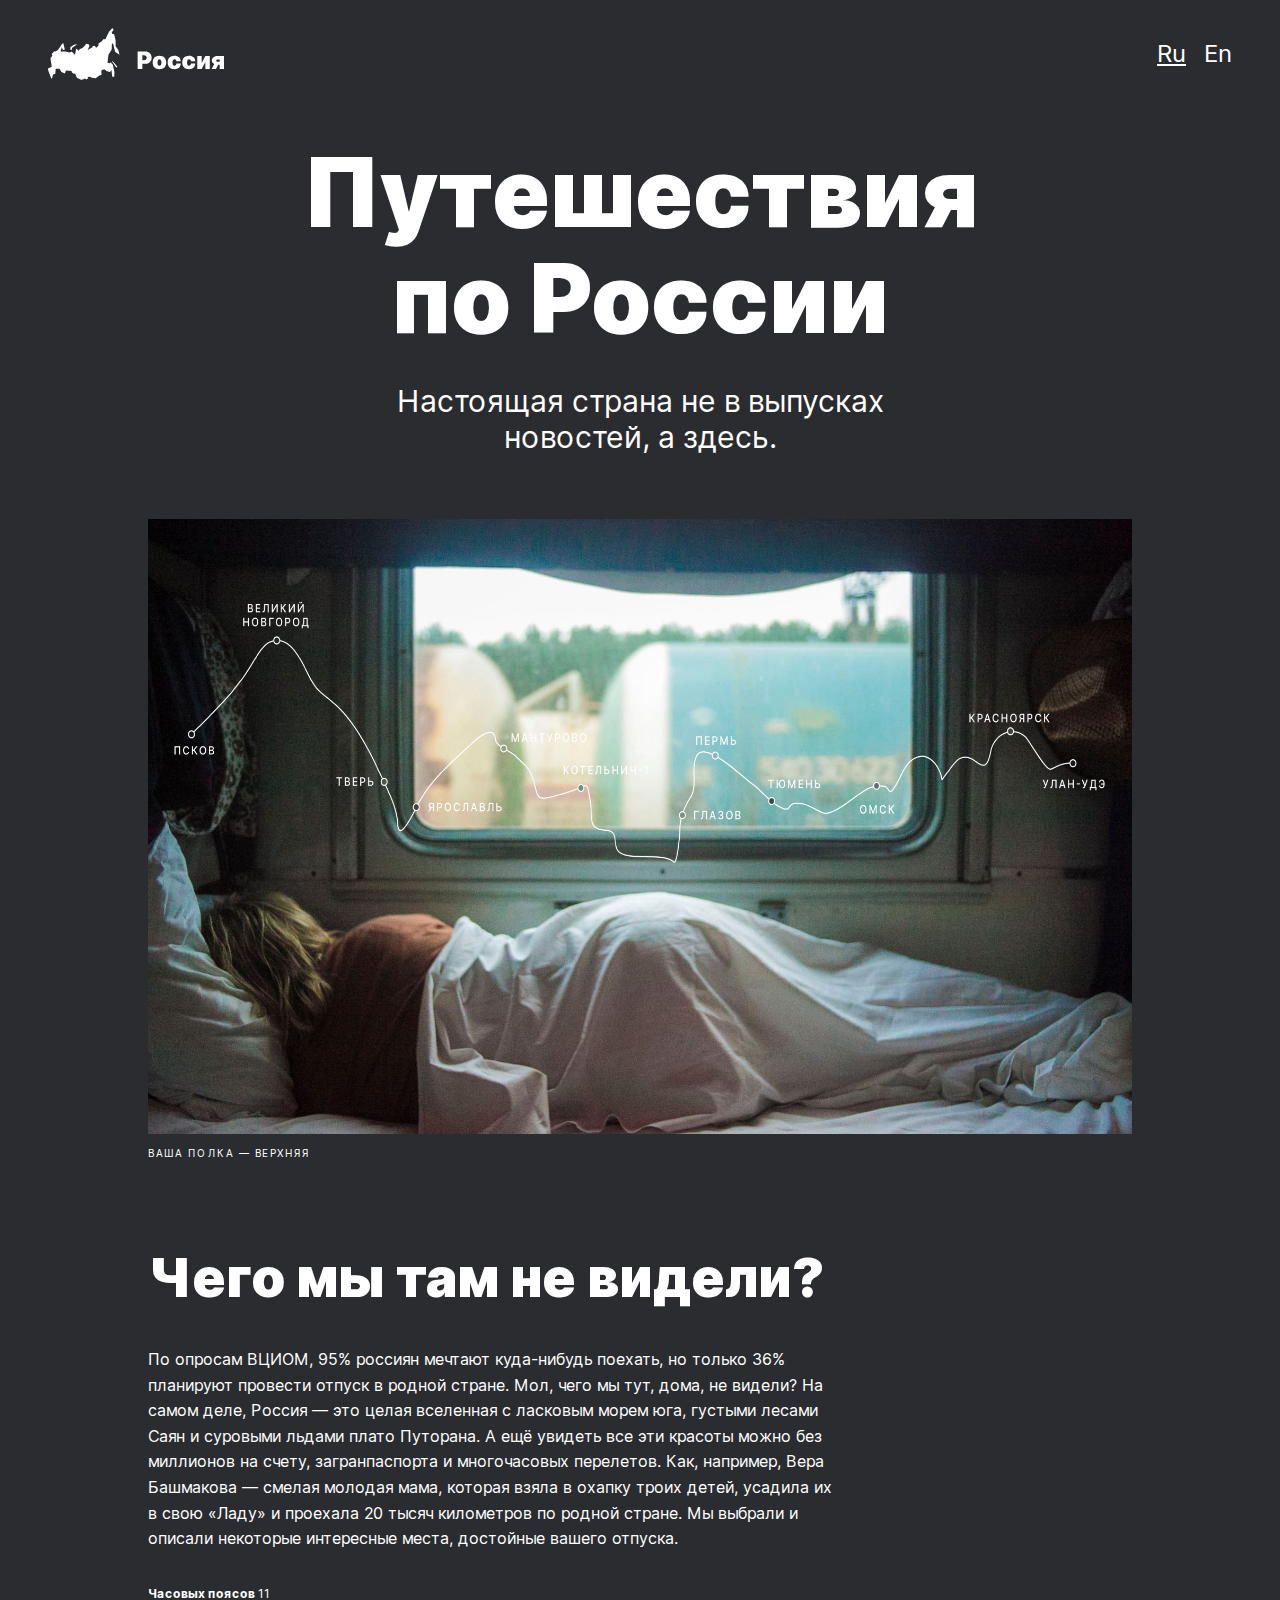
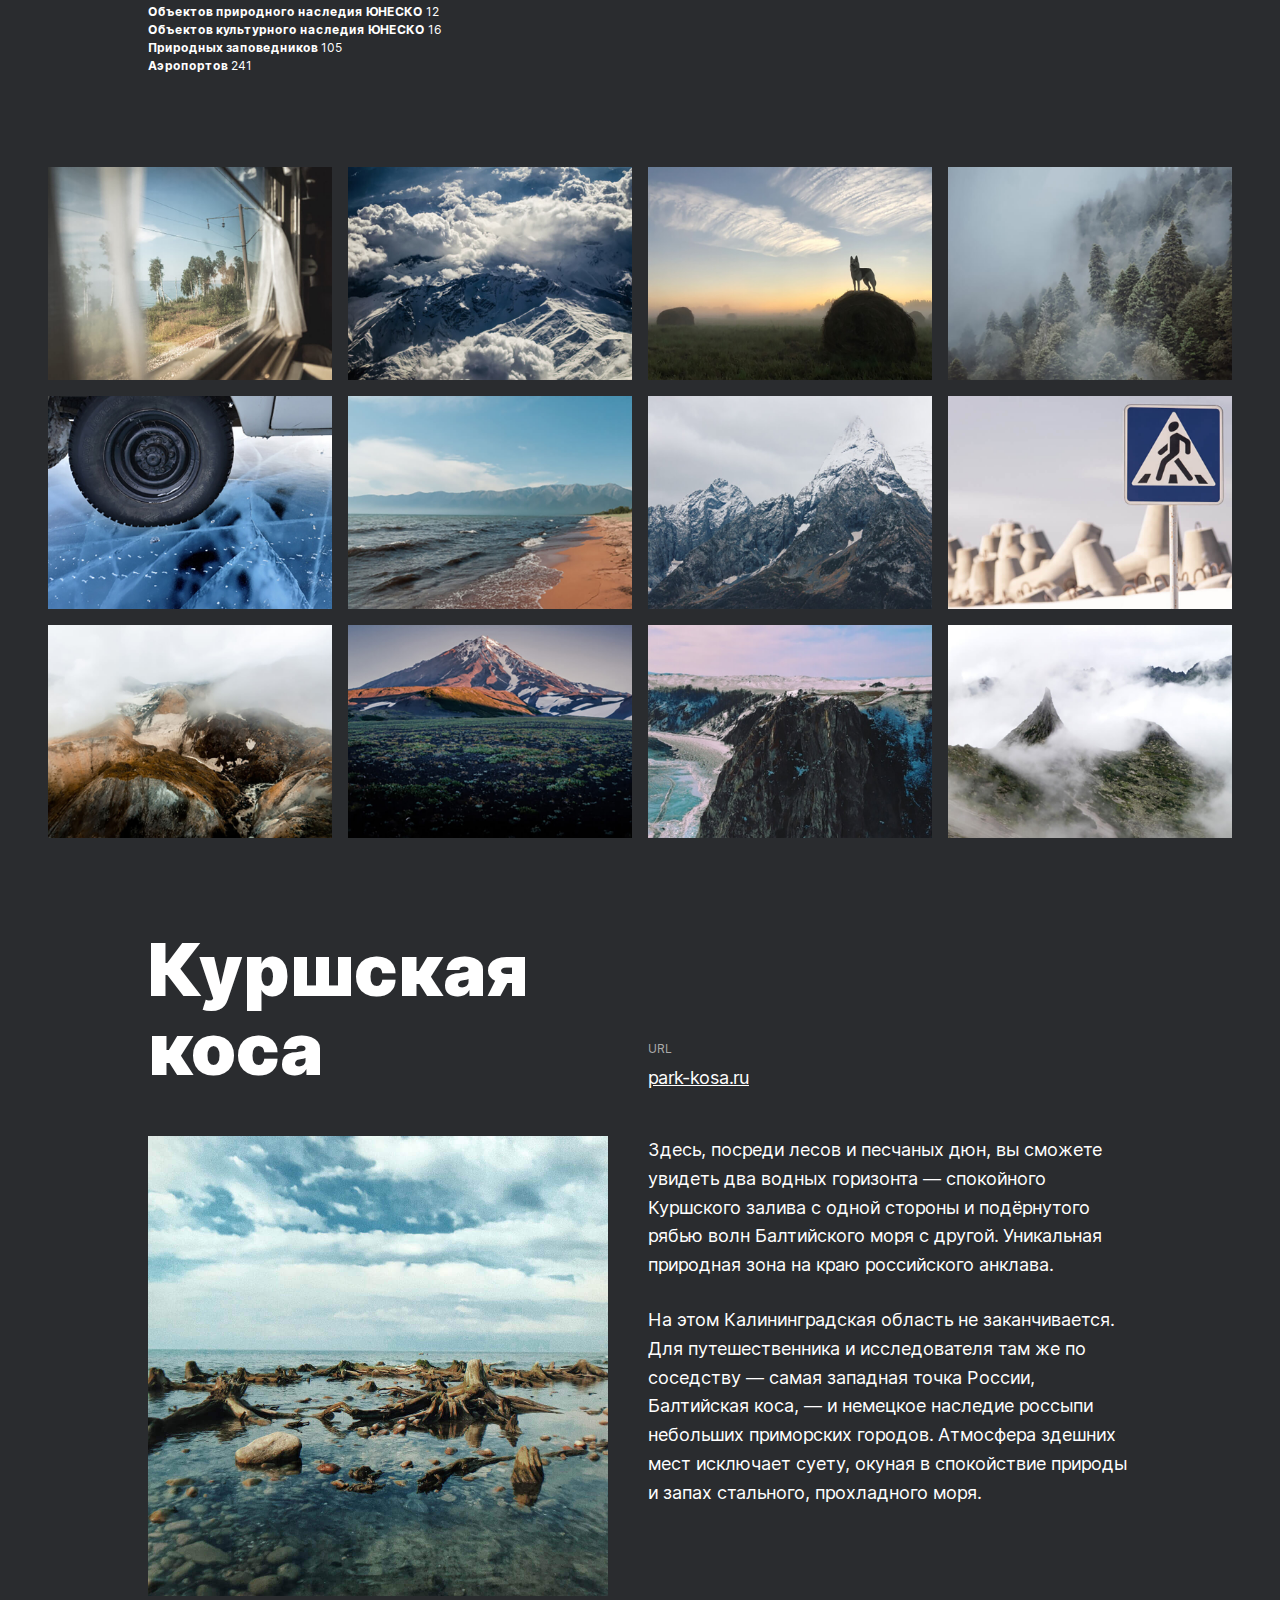
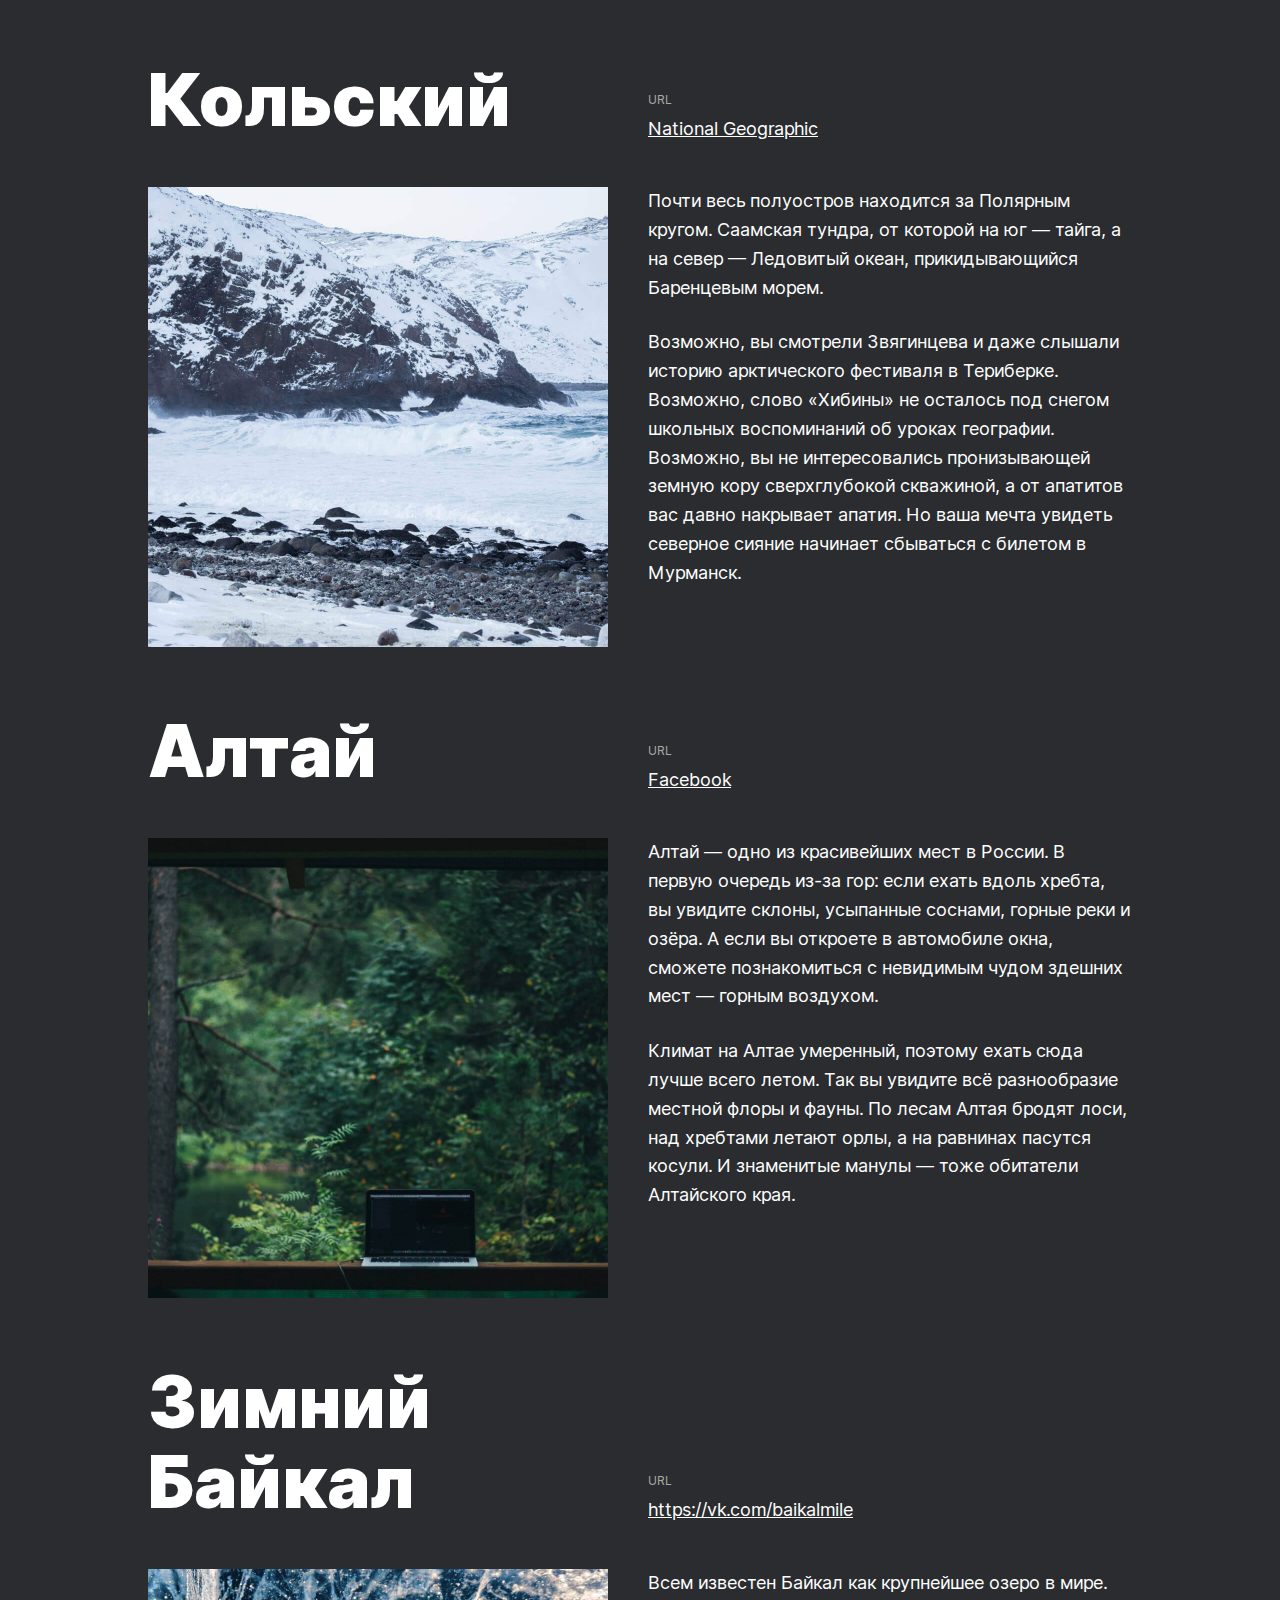
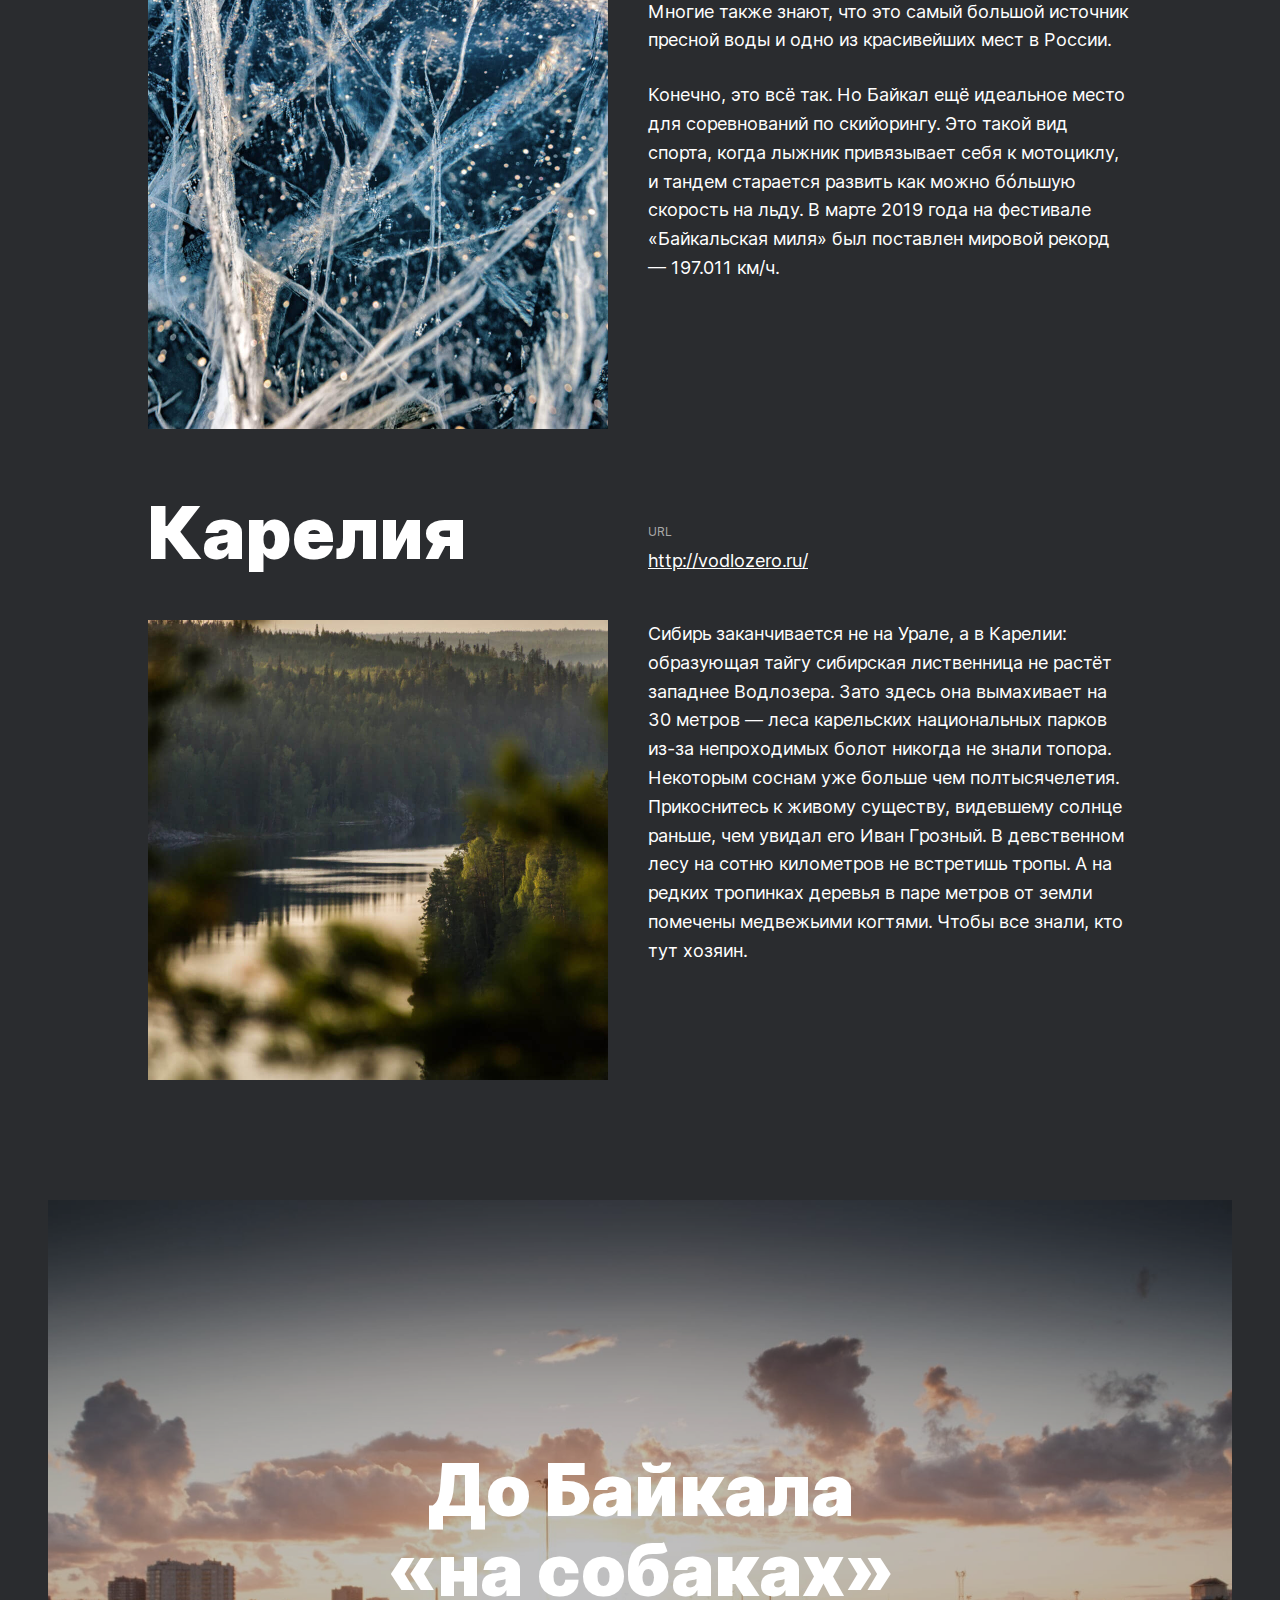
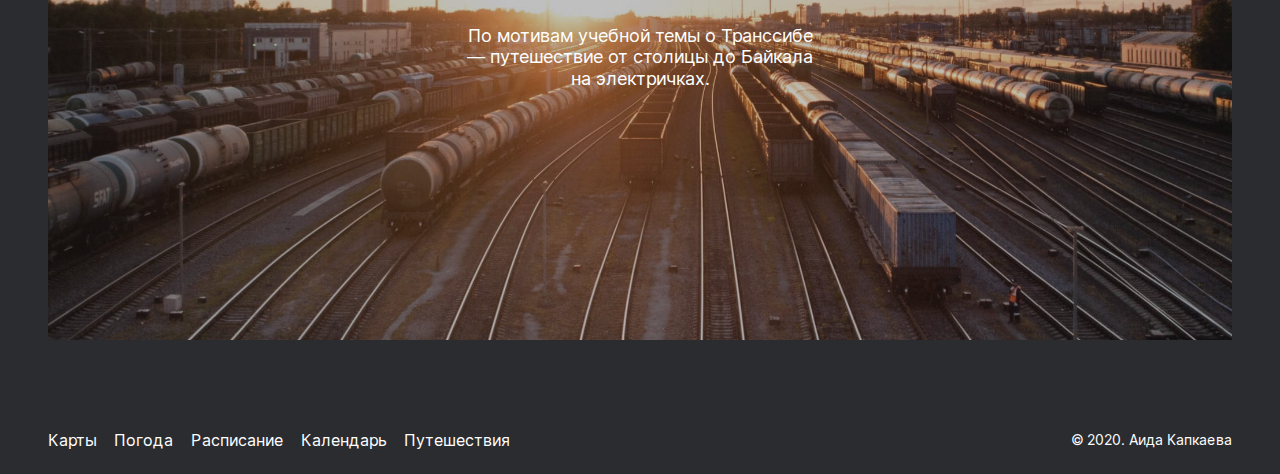
<file: index.html>
<!DOCTYPE html>
<html lang="ru">

<head>
  <meta charset="UTF-8">
  <meta name="viewport" content="width=device-width, initial-scale=1.0">
  <title>Путешествия по России</title>
  <link rel="stylesheet" href="./pages/index.css">
</head>

<body>
  <div class="page">

    <header class="header">
      <a class="logo link" href="#" target="_self"></a>

      <ul class="langs">
        <li><a class="langs__lang-link langs__lang-link_active link" href="#" target="_self">Ru</a></li>
        <li><a class="langs__lang-link link" href="#" target="_self">En</a></li>
      </ul>
    </header>

    <main class="content">

      <section class="lead">
        <h1 class="lead__title">Путешествия по России</h1>
        <p class="lead__subtitle">Настоящая страна не в выпусках новостей,&nbsp;а&nbsp;здесь.</p>
        <figure class="lead__cover">
          <img class="lead__image" src="images/lead-polka.png" alt="Верхняя полка">
          <figcaption class="lead__caption">ваша полка — верхняя</figcaption>
        </figure>
      </section>

      <section class="intro">
        <h2 class="intro__title">Чего мы там не видели?</h2>
        <p class="intro__text">По опросам ВЦИОМ, 95% россиян мечтают куда-нибудь поехать, но только 36% планируют провести отпуск в родной стране. Мол, чего мы тут, дома, не видели? На самом деле, Россия — это целая вселенная с ласковым морем юга, густыми лесами Саян и суровыми льдами плато Путорана. А ещё увидеть все эти красоты можно без миллионов на счету, загранпаспорта и многочасовых перелетов. Как, например, Вера Башмакова — смелая молодая мама, которая взяла в охапку троих детей, усадила их в свою «Ладу» и проехала 20 тысяч километров по родной стране. Мы выбрали и описали некоторые интересные места, достойные вашего отпуска.</p>
        <ul class="intro__list">
          <li>
            <span class="intro__span-accent">Часовых поясов </span>11
          </li>
          <li>
            <span class="intro__span-accent">Объектов природного наследия ЮНЕСКО </span>12
          </li>
          <li>
            <span class="intro__span-accent">Объектов культурного наследия ЮНЕСКО </span>16
          </li>
          <li>
            <span class="intro__span-accent">Природных заповедников </span>105
          </li>
          <li>
            <span class="intro__span-accent">Аэропортов </span>241
          </li>
        </ul>
      </section>

      <section class="photo-grid">
        <img class="photo-grid__item" src="./images/photo/photo-grid-train.jpg" alt="Поезд">
        <img class="photo-grid__item" src="./images/photo/photo-grid-atharva-tulsi.jpg" alt="Горы">
        <img class="photo-grid__item" src="./images/photo/photo-grid-tuman.jpg" alt="Туман">
        <img class="photo-grid__item" src="./images/photo/photo-grid-sochi.jpg" alt="Ели">
        <img class="photo-grid__item" src="./images/photo/photo-grid-arisa.jpg" alt="Лед">
        <img class="photo-grid__item" src="./images/photo/photo-grid-baikal.jpg" alt="Байкал">
        <img class="photo-grid__item" src="./images/photo/photo-grid-elbrus.jpg" alt="Горы">
        <img class="photo-grid__item" src="./images/photo/photo-grid-kondratiev.jpg" alt="Волнорезы">
        <img class="photo-grid__item" src="./images/photo/photo-grid-kamchatka-1.jpg" alt="Горы на Камчатке">
        <img class="photo-grid__item" src="./images/photo/photo-grid-kamchatka-2.jpg" alt="Равнина">
        <img class="photo-grid__item" src="./images/photo/photo-grid-baikal-2.jpg" alt="Побережье Байкала">
        <img class="photo-grid__item" src="./images/photo/photo-grid-ergaki.jpg" alt="Хребет Ергаки">
      </section>

      <section class="places">
        <article class="place">
          <h2 class="place__title">Куршская коса</h2>
          <div class="place__website">
            <p class="place__url-heading">URL</p>
            <a class="place__link link" href="http://park-kosa.ru" target="_blank">park-kosa.ru</a>
          </div>
          <img class="place__image" src="./images/place-kosa.jpg" alt="Куршская коса">
          <div>
            <p class="place__paragraph">Здесь, посреди лесов и песчаных дюн, вы сможете увидеть два водных горизонта — спокойного Куршского залива с одной стороны и подёрнутого рябью волн Балтийского моря с другой. Уникальная природная зона на краю российского анклава.</p>
            <p class="place__paragraph">На этом Калининградская область не заканчивается. Для путешественника и исследователя там же по соседству — самая западная точка России, Балтийская коса, — и немецкое наследие россыпи небольших приморских городов. Атмосфера здешних мест исключает суету, окуная в спокойствие природы и запах стального, прохладного моря.</p>
          </div>
        </article>

        <article class="place">
          <h2 class="place__title">Кольский</h2>
          <div class="place__website">
            <p class="place__url-heading">URL</p>
            <a class="place__link link" href="https://yourshot.nationalgeographic.com/photos/?keywords=kolskiy" target="_blank">National Geographic</a>
          </div>
          <img class="place__image" src="./images/place-kolsky.jpg" alt="Кольский">
          <div class>
            <p class="place__paragraph">Почти весь полуостров находится за Полярным кругом. Саамская тундра, от которой на юг — тайга, а на север — Ледовитый океан, прикидывающийся Баренцевым морем.</p>
            <p class="place__paragraph">Возможно, вы смотрели Звягинцева и даже слышали историю арктического фестиваля в Териберке. Возможно, слово «Хибины» не осталось под снегом школьных воспоминаний об уроках географии. Возможно, вы не интересовались пронизывающей земную кору сверхглубокой скважиной, а от апатитов вас давно накрывает апатия. Но ваша мечта увидеть северное сияние начинает сбываться с билетом в Мурманск.</p>
          </div>
        </article>

        <article class="place">
          <h2 class="place__title">Алтай</h2>
          <div class="place__website">
            <p class="place__url-heading">URL</p>
            <a class="place__link link" href="https://www.facebook.com/vera.bashmakova/posts/10156011613718822" target="_blank">Facebook</a>
          </div>
          <img class="place__image" src="./images/place-altai.jpg" alt="Алтай">
          <div>
            <p class="place__paragraph">Алтай — одно из красивейших мест в России. В первую очередь из-за гор: если ехать вдоль хребта, вы увидите склоны, усыпанные соснами, горные реки и озёра. А если вы откроете в автомобиле окна, сможете познакомиться с невидимым чудом здешних мест — горным воздухом.</p>
            <p class="place__paragraph">Климат на Алтае умеренный, поэтому ехать сюда лучше всего летом. Так вы увидите всё разнообразие местной флоры и фауны. По лесам Алтая бродят лоси, над хребтами летают орлы, а на равнинах пасутся косули. И знаменитые манулы — тоже обитатели Алтайского края.</p>
          </div>
        </article>

        <article class="place">
          <h2 class="place__title">Зимний Байкал</h2>
          <div class="place__website">
            <p class="place__url-heading">URL</p>
            <a class="place__link link" href="https://vk.com/baikalmile" target="_blank">https://vk.com/baikalmile</a>
          </div>
          <img class="place__image" src="./images/place-winter-baikal.jpg" alt="Зимний Байкал">
          <div>
            <p class="place__paragraph">Всем известен Байкал как крупнейшее озеро в мире. Многие также знают, что это самый большой источник пресной воды и одно из красивейших мест в России.</p>
            <p class="place__paragraph">Конечно, это всё так. Но Байкал ещё идеальное место для соревнований по скийорингу. Это такой вид спорта, когда лыжник привязывает себя к мотоциклу, и тандем старается развить как можно бóльшую скорость на льду. В марте 2019 года на фестивале «Байкальская миля» был поставлен мировой рекорд — 197.011 км/ч.</p>
          </div>
        </article>

        <article class="place">
          <h2 class="place__title">Карелия</h2>
          <div class="place__website">
            <p class="place__url-heading">URL</p>
            <a class="place__link link" href="http://vodlozero.ru" target="_blank">http://vodlozero.ru/</a>
          </div>
          <img class="place__image" src="./images/place-karelia.jpg" alt="Карелия">
          <div>
            <p class="place__paragraph">Сибирь заканчивается не на Урале, а в Карелии: образующая тайгу сибирская лиственница не растёт западнее Водлозера. Зато здесь она вымахивает на 30 метров — леса карельских национальных парков из-за непроходимых болот никогда не знали топора. Некоторым соснам уже больше чем полтысячелетия. Прикоснитесь к живому существу, видевшему солнце раньше, чем увидал его Иван Грозный. В девственном лесу на сотню километров не встретишь тропы. А на редких тропинках деревья в паре метров от земли помечены медвежьими когтями. Чтобы все знали, кто тут хозяин.</p>
          </div>
        </article>

      </section>

      <section class="cover">
        <a class="cover__overlay" href="https://stampsy.com/na-elektrichkakh-do-baikala" target="_blank">
          <h2 class="cover__title">До Байкала «на&nbsp;собаках»</h2>
          <p class="cover__subtitle">По мотивам учебной темы о Транссибе — путешествие от столицы до Байкала на электричках.</p>
        </a>
      </section>
    </main>

    <footer class="footer">
      <nav>
        <ul class="footer__menu">
          <li class="footer__menu-item"><a class="footer__link link" href="https://yandex.ru/maps" target="_blank">Карты</a></li>
          <li class="footer__menu-item"><a class="footer__link link" href="https://yandex.ru/pogoda" target="_blank">Погода</a></li>
          <li class="footer__menu-item"><a class="footer__link link" href="https://rasp.yandex.ru" target="_blank">Расписание</a></li>
          <li class="footer__menu-item"><a class="footer__link link" href="https://calendar.yandex.ru" target="_blank">Календарь</a></li>
          <li class="footer__menu-item"><a class="footer__link link" href="https://travel.yandex.ru" target="_blank">Путешествия</a></li>
        </ul>
      </nav>
      <p class="footer__copyright">© 2020. Аида Капкаева</p>
    </footer>
  </div>
</body>

</html>
</file>
<file: pages/index.css>
@import url(../vendor/normalize.css);
@import url(../fonts/fonts.css);

@import url(../blocks/page/page.css);

@import url(../blocks/link/link.css);

@import url(../blocks/header/header.css);

@import url(../blocks/logo/logo.css);

@import url(../blocks/langs/langs.css);
@import url(../blocks/langs/__lang-link/langs__lang-link.css);
@import url(../blocks/langs/__lang-link/_acitve/langs__lang-link_active.css);


@import url(../blocks/lead/lead.css);
@import url(../blocks/lead/__title/lead__title.css);
@import url(../blocks/lead/__subtitle/lead__subtitle.css);
@import url(../blocks/lead/__cover/lead__cover.css);
@import url(../blocks/lead/__image/lead__image.css);
@import url(../blocks/lead/__caption/lead__caption.css);


@import url(../blocks/intro/intro.css);
@import url(../blocks/intro/__title/intro__title.css);
@import url(../blocks/intro/__span-accent/intro__span-accent.css);
@import url(../blocks/intro/__text/intro__text.css);
@import url(../blocks/intro/__list/intro__list.css);


@import url(../blocks/photo-grid/photo-grid.css);
@import url(../blocks/photo-grid/__item/photo-grid__item.css);

@import url(../blocks/places/places.css);
@import url(../blocks/place/place.css);
@import url(../blocks/place/__title/place__title.css);
@import url(../blocks/place/__image/place__image.css);
@import url(../blocks/place/__website/place__website.css);
@import url(../blocks/place/__url-heading/place__url-heading.css);
@import url(../blocks/place/__link/place__link.css);
@import url(../blocks/place/__paragraph/place__paragraph.css);


@import url(../blocks/cover/cover.css);
@import url(../blocks/cover/__overlay/cover__overlay.css);
@import url(../blocks/cover/__title/cover__title.css);
@import url(../blocks/cover/__subtitle/cover__subtitle.css);


@import url(../blocks/footer/footer.css);
@import url(../blocks/footer/__menu/footer__menu.css);
@import url(../blocks/footer/__menu-item/footer__menu-item.css);
@import url(../blocks/footer/__link/footer__link.css);
@import url(../blocks/footer/__copyright/footer__copyright.css);
</file>
